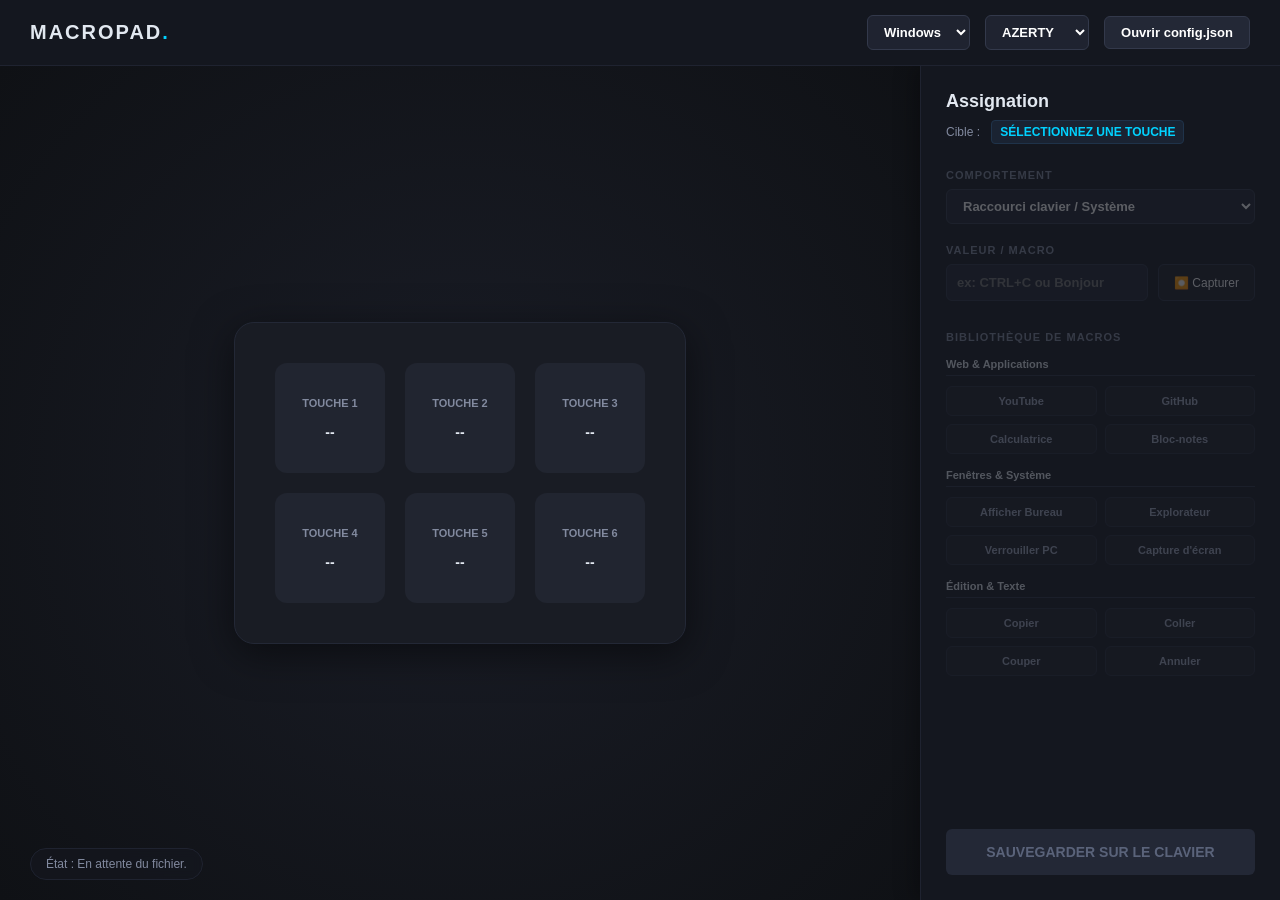
<file: software/app/index.html>
<!DOCTYPE html>
<html lang="fr">
<head>
    <meta charset="UTF-8">
    <meta name="viewport" content="width=device-width, initial-scale=1.0">
    <title>MACROPAD Pro</title>
    <link rel="stylesheet" href="style.css">
</head>
<body>
    <nav class="topbar">
        <div class="logo">MACROPAD<span>.</span></div>
        <div class="connection-status">
            <select id="osSelect" class="top-select">
                <option value="windows">Windows</option>
                <option value="linux">Linux</option>
            </select>
            <select id="layoutSelect" class="top-select">
                <option value="AZERTY">AZERTY</option>
                <option value="QWERTY">QWERTY</option>
            </select>
            <button id="connectBtn" class="btn-connect">Ouvrir config.json</button>
        </div>
    </nav>

    <main class="app-container">
        <section class="pad-viewer">
            <div class="macropad-device">
                <div class="key" data-id="0" id="key_0">
                    <div class="key-header">Touche 1 <span class="pin-display" id="pinDisplay_0"></span></div>
                    <span class="macro-text" id="macro_0">--</span>
                </div>
                <div class="key" data-id="1" id="key_1">
                    <div class="key-header">Touche 2 <span class="pin-display" id="pinDisplay_1"></span></div>
                    <span class="macro-text" id="macro_1">--</span>
                </div>
                <div class="key" data-id="2" id="key_2">
                    <div class="key-header">Touche 3 <span class="pin-display" id="pinDisplay_2"></span></div>
                    <span class="macro-text" id="macro_2">--</span>
                </div>
                <div class="key" data-id="3" id="key_3">
                    <div class="key-header">Touche 4 <span class="pin-display" id="pinDisplay_3"></span></div>
                    <span class="macro-text" id="macro_3">--</span>
                </div>
                <div class="key" data-id="4" id="key_4">
                    <div class="key-header">Touche 5 <span class="pin-display" id="pinDisplay_4"></span></div>
                    <span class="macro-text" id="macro_4">--</span>
                </div>
                <div class="key" data-id="5" id="key_5">
                    <div class="key-header">Touche 6 <span class="pin-display" id="pinDisplay_5"></span></div>
                    <span class="macro-text" id="macro_5">--</span>
                </div>
            </div>
            <div id="log" class="status-log">État : En attente du fichier.</div>
        </section>

        <aside class="sidebar">
            <h2>Assignation</h2>
            <div class="target-indicator">
                Cible : <span id="targetName">SÉLECTIONNEZ UNE TOUCHE</span>
            </div>

            <div class="setting-group disabled" id="editorPanel">
                <div class="form-group">
                    <label>Comportement</label>
                    <select id="actionType" class="top-select">
                        <option value="shortcut">Raccourci clavier / Système</option>
                        <option value="text">Taper un texte (Macro)</option>
                        <option value="launch">Lancer une App / Site</option>
                    </select>
                </div>

                <div class="form-group">
                    <label id="valueLabel">Valeur / Macro</label>
                    <div class="input-row">
                        <input type="text" id="actionValue" placeholder="ex: CTRL+C ou Bonjour">
                        <button id="recordBtn" class="btn-record">⏺️ Capturer</button>
                    </div>
                </div>

                <div class="library">
                    <label>BIBLIOTHÈQUE DE MACROS</label>
                    
                    <div class="lib-category">Web & Applications</div>
                    <div class="grid-2">
                        <button class="lib-btn" onclick="setLaunch('https://www.youtube.com')">YouTube</button>
                        <button class="lib-btn" onclick="setLaunch('https://github.com')">GitHub</button>
                        <button class="lib-btn" onclick="setApp('calc', 'gnome-calculator')">Calculatrice</button>
                        <button class="lib-btn" onclick="setApp('notepad', 'note')">Bloc-notes</button>
                    </div>

                    <div class="lib-category">Fenêtres & Système</div>
                    <div class="grid-2" id="presets-windows">
                        <button class="lib-btn" onclick="setPreset('GUI+D')">Afficher Bureau</button>
                        <button class="lib-btn" onclick="setPreset('GUI+E')">Explorateur</button>
                        <button class="lib-btn" onclick="setPreset('GUI+L')">Verrouiller PC</button>
                        <button class="lib-btn" onclick="setPreset('GUI+SHIFT+S')">Capture d'écran</button>
                    </div>
                    <div class="grid-2" id="presets-linux" style="display: none;">
                        <button class="lib-btn" onclick="setPreset('GUI+D')">Afficher Bureau</button>
                        <button class="lib-btn" onclick="setLaunch('xdg-open ~')">Fichiers (Home)</button>
                        <button class="lib-btn" onclick="setPreset('GUI+L')">Verrouiller PC</button>
                        <button class="lib-btn" onclick="setPreset('CTRL+ALT+T')">Ouvrir Terminal</button>
                    </div>

                    <div class="lib-category">Édition & Texte</div>
                    <div class="grid-2">
                        <button class="lib-btn" onclick="setPreset('CTRL+C')">Copier</button>
                        <button class="lib-btn" onclick="setPreset('CTRL+V')">Coller</button>
                        <button class="lib-btn" onclick="setPreset('CTRL+X')">Couper</button>
                        <button class="lib-btn" onclick="setPreset('CTRL+Z')">Annuler</button>
                    </div>
                </div>
            </div>

            <button id="applyBtn" class="btn-apply" disabled>SAUVEGARDER SUR LE CLAVIER</button>
        </aside>
    </main>

    <script src="script.js"></script>
</body>
</html>
</file>
<file: software/app/style.css>
/* ===========================
   RESET & BASE
   =========================== */
* {
    box-sizing: border-box;
    margin: 0;
    padding: 0;
    font-family: 'Segoe UI', sans-serif;
}

body {
    background-color: #0f1115;
    color: #e2e8f0;
    height: 100vh;
    display: flex;
    flex-direction: column;
    overflow: hidden;
}

/* ===========================
   TOPBAR
   =========================== */
.topbar {
    display: flex;
    justify-content: space-between;
    align-items: center;
    padding: 15px 30px;
    background-color: #14171f;
    border-bottom: 1px solid #1f2330;
    z-index: 10;
}

.logo {
    font-size: 20px;
    font-weight: 800;
    letter-spacing: 2px;
}

.logo span {
    color: #00d2ff;
}

.connection-status {
    display: flex;
    gap: 15px;
    align-items: center;
}

.top-select {
    background: #1f2330;
    color: white;
    border: 1px solid #33394b;
    padding: 8px 12px;
    border-radius: 6px;
    outline: none;
    font-size: 13px;
    font-weight: bold;
}

.top-select:focus {
    border-color: #00d2ff;
}

.btn-connect {
    background: #232836;
    color: white;
    border: 1px solid #33394b;
    padding: 8px 16px;
    border-radius: 6px;
    cursor: pointer;
    font-weight: 600;
    font-size: 13px;
    transition: background 0.2s;
}

.btn-connect:hover {
    background: #2d3446;
}

.btn-connect.connected {
    background: #00d2ff;
    color: #000;
    border-color: #00d2ff;
}


/* ===========================
   LAYOUT PRINCIPAL
   =========================== */
.app-container {
    display: flex;
    flex: 1;
    height: 100%;
}


/* ===========================
   ZONE CENTRALE — VISUEL CLAVIER
   =========================== */
.pad-viewer {
    flex: 1;
    display: flex;
    justify-content: center;
    align-items: center;
    background: radial-gradient(circle at center, #1a1d27 0%, #0f1115 100%);
    position: relative;
}

.macropad-device {
    background-color: #191c24;
    padding: 40px;
    border-radius: 20px;
    box-shadow: 0 10px 40px rgba(0, 0, 0, 0.5);
    display: grid;
    grid-template-columns: repeat(3, 110px);
    gap: 20px;
    border: 1px solid #232836;
}


/* ===========================
   TOUCHES
   =========================== */
.key {
    height: 110px;
    background: #212530;
    border-radius: 12px;
    display: flex;
    flex-direction: column;
    align-items: center;
    justify-content: center;
    cursor: pointer;
    transition: background 0.2s, transform 0.2s, border-color 0.2s, box-shadow 0.2s;
    border: 2px solid transparent;
    position: relative;
    padding: 10px;
    font-size: 11px;
    color: #828a9f;
    text-transform: uppercase;
    font-weight: bold;
}

.key .macro-text {
    display: block;
    margin-top: 15px;
    font-size: 14px;
    color: #e2e8f0;
    font-weight: bold;
    text-align: center;
    word-break: break-all;
    transition: color 0.2s;
}

.key:hover {
    background: #282c39;
    transform: translateY(-3px);
}

.key.active {
    border-color: #00d2ff;
    background: #1c2a38;
    box-shadow: 0 0 20px rgba(0, 210, 255, 0.3);
    transform: scale(1.05);
}

.key.active .macro-text {
    color: #00d2ff;
}

.key.configured {
    border-bottom: 4px solid #00ff88;
}

.key.configured .macro-text {
    color: #00ff88;
}


/* ===========================
   PANNEAU LATÉRAL
   =========================== */
.sidebar {
    width: 360px;
    background-color: #14171f;
    border-left: 1px solid #1f2330;
    padding: 25px;
    display: flex;
    flex-direction: column;
    overflow-y: auto;
    z-index: 5;
    box-shadow: -5px 0 20px rgba(0, 0, 0, 0.3);
}

.sidebar h2 {
    font-size: 18px;
    margin-bottom: 8px;
}

.target-indicator {
    font-size: 12px;
    color: #828a9f;
    margin-bottom: 25px;
}

.target-indicator span {
    display: inline-block;
    margin-left: 8px;
    padding: 4px 8px;
    border-radius: 4px;
    background: #1a2332;
    color: #00d2ff;
    font-weight: bold;
    border: 1px solid #1f334a;
}


/* ===========================
   GROUPES DE PARAMÈTRES
   =========================== */
.setting-group {
    transition: opacity 0.3s;
    flex: 1;
}

.setting-group.disabled {
    opacity: 0.3;
    pointer-events: none;
}

.form-group {
    margin-bottom: 20px;
}

.form-group label {
    display: block;
    font-size: 11px;
    color: #828a9f;
    font-weight: 700;
    margin-bottom: 8px;
    letter-spacing: 1px;
    text-transform: uppercase;
}

.form-group input {
    width: 100%;
    background: #1f2330;
    border: 1px solid #2d3446;
    color: white;
    padding: 10px;
    border-radius: 6px;
    outline: none;
    font-size: 13px;
    font-weight: bold;
}

.form-group input:focus {
    border-color: #00d2ff;
}

.form-group select {
    width: 100%;
}

.input-row {
    display: flex;
    gap: 10px;
}

.btn-record {
    background: #1b1e28;
    color: white;
    border: 1px solid #2d3446;
    padding: 0 15px;
    border-radius: 6px;
    cursor: pointer;
    font-size: 12px;
    white-space: nowrap;
    transition: background 0.2s;
}

.btn-record:hover {
    background: #2d3446;
}

.btn-record.recording {
    background: #ff3366 !important;
    border-color: #ff3366 !important;
    color: white;
    animation: pulse 1.5s infinite;
}

@keyframes pulse {
    0% {
        box-shadow: 0 0 0 0 rgba(255, 51, 102, 0.7);
    }
    70% {
        box-shadow: 0 0 0 10px rgba(255, 51, 102, 0);
    }
    100% {
        box-shadow: 0 0 0 0 rgba(255, 51, 102, 0);
    }
}


/* ===========================
   BIBLIOTHÈQUE
   =========================== */
.library {
    margin-top: 30px;
}

.library > label {
    display: block;
    font-size: 11px;
    color: #828a9f;
    font-weight: 700;
    margin-bottom: 15px;
    letter-spacing: 1px;
}

.lib-category {
    font-size: 11px;
    color: #e2e8f0;
    font-weight: bold;
    margin-bottom: 10px;
    margin-top: 15px;
    border-bottom: 1px solid #2d3446;
    padding-bottom: 5px;
}

.grid-2 {
    display: grid;
    grid-template-columns: 1fr 1fr;
    gap: 8px;
}

.lib-btn {
    background: #1b1e28;
    color: #a0a8bf;
    border: 1px solid #272c3b;
    padding: 8px;
    border-radius: 6px;
    cursor: pointer;
    font-size: 11px;
    font-weight: 600;
    transition: background 0.2s, color 0.2s, border-color 0.2s;
    text-align: center;
}

.lib-btn:hover {
    background: #232836;
    color: white;
    border-color: #00d2ff;
}


/* ===========================
   BOUTON APPLIQUER
   =========================== */
.btn-apply {
    margin-top: 20px;
    background: #00d2ff;
    color: #000;
    border: none;
    padding: 15px;
    border-radius: 6px;
    font-weight: bold;
    font-size: 14px;
    cursor: pointer;
    transition: background 0.2s, transform 0.2s;
    width: 100%;
}

.btn-apply:hover:not(:disabled) {
    background: #33dbff;
    transform: translateY(-2px);
}

.btn-apply:disabled {
    background: #232836;
    color: #5a637a;
    cursor: not-allowed;
}


/* ===========================
   LOG DE STATUT
   =========================== */
.status-log {
    position: absolute;
    bottom: 20px;
    left: 30px;
    font-size: 12px;
    color: #828a9f;
    background: rgba(20, 23, 31, 0.8);
    padding: 8px 15px;
    border-radius: 20px;
    backdrop-filter: blur(5px);
    pointer-events: none;
    border: 1px solid #1f2330;
}
</file>
